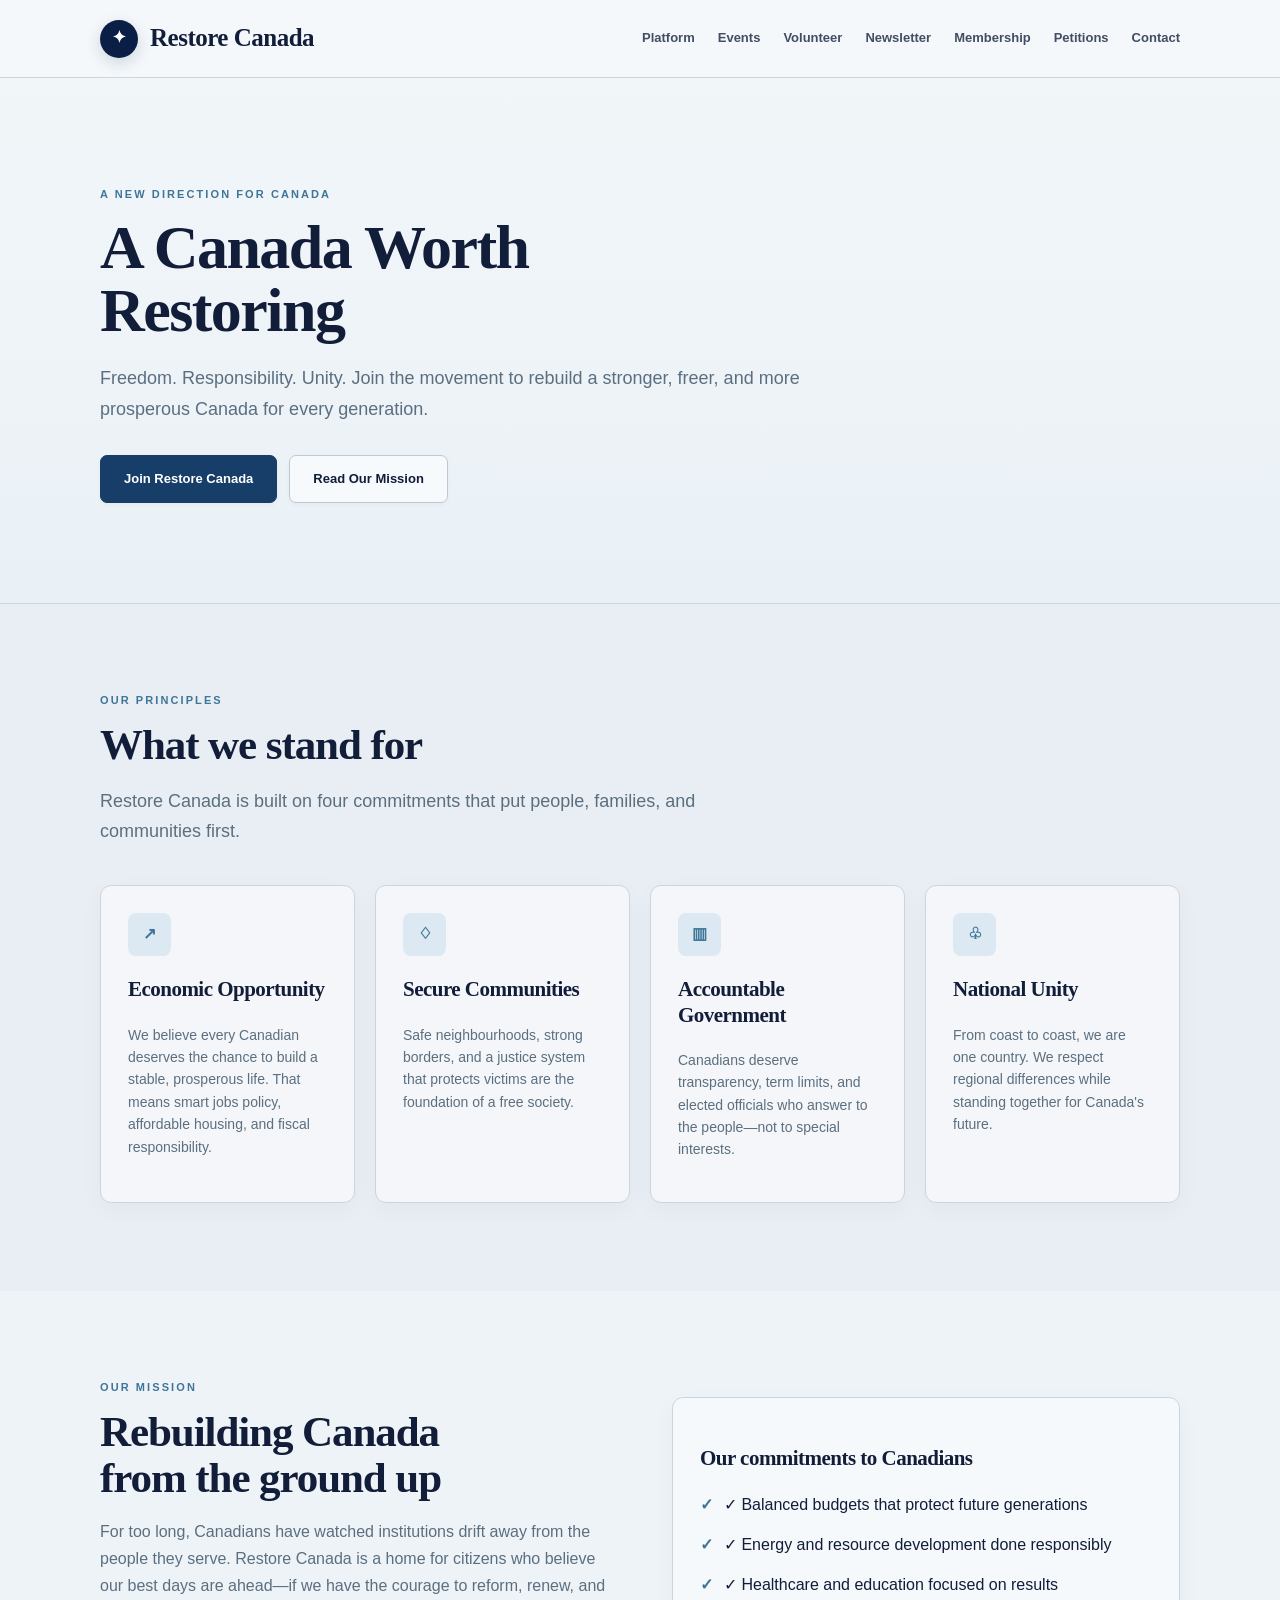
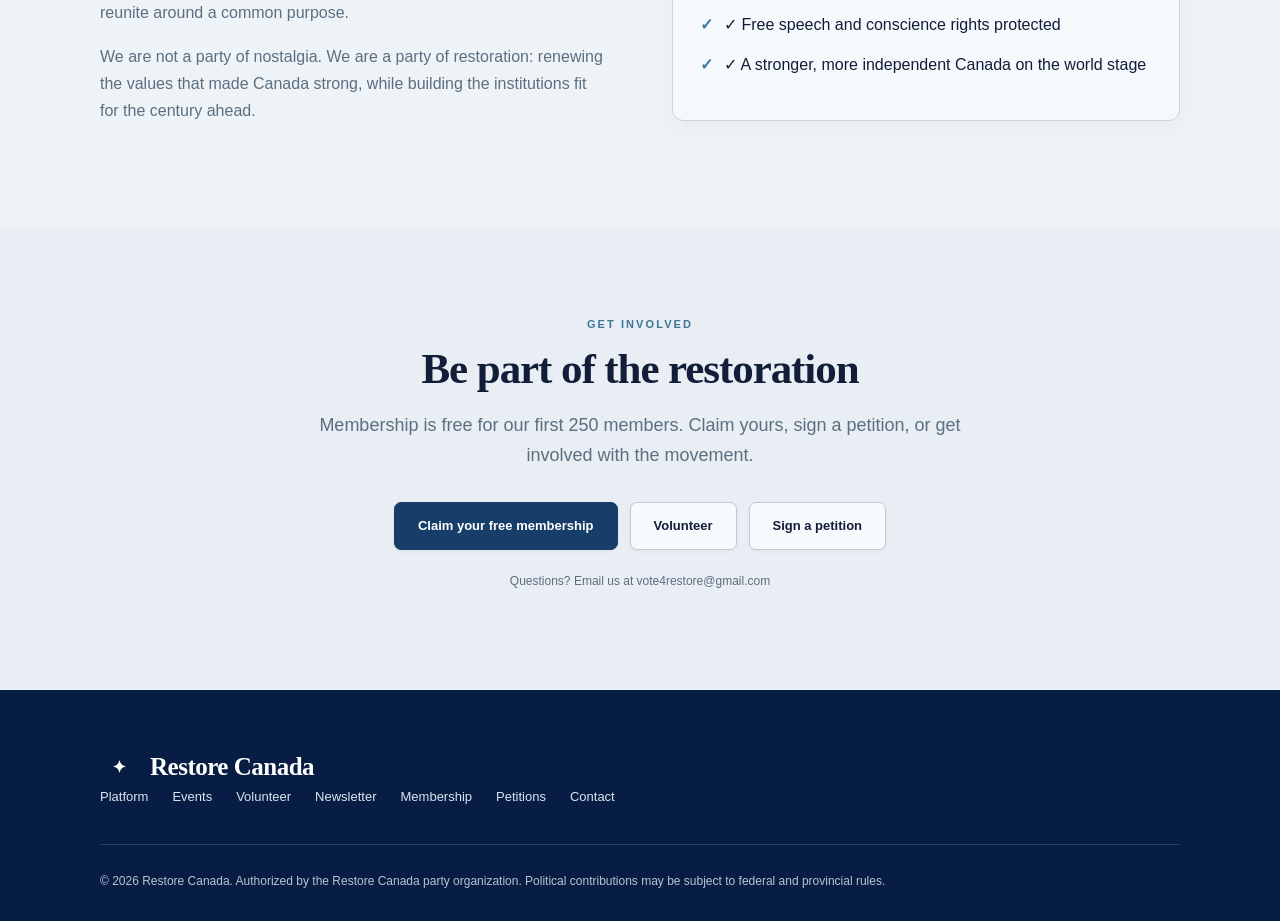
<file: index.html>
<!doctype html><html><head><meta charset="utf-8"><meta name="viewport" content="width=device-width,initial-scale=1"><title>Home | Restore Canada</title><link rel="stylesheet" href="style.css"></head><body><header><div class="wrap header"><a class="logo" href="index.html">Restore Canada</a><nav id="nav"><a href="platform.html">Platform</a><a href="events.html">Events</a><a href="volunteer.html">Volunteer</a><a href="newsletter.html">Newsletter</a><a href="membership.html">Membership</a><a href="petitions.html">Petitions</a><a href="contact.html">Contact</a></nav><button class="menu" onclick="document.getElementById('nav').classList.toggle('open')">☰</button></div></header><main><section class="hero"><div class="wrap"><div class="content"><div class="kicker">A new direction for Canada</div><h1>A Canada Worth<br>Restoring</h1><p>Freedom. Responsibility. Unity. Join the movement to rebuild a stronger, freer, and more prosperous Canada for every generation.</p><div class="buttons"><a class="btn btn-primary" href="membership.html">Join Restore Canada</a><a class="btn" href="#mission">Read Our Mission</a></div></div></div></section><section class="section-alt"><div class="wrap"><div class="kicker">Our principles</div><h2>What we stand for</h2><p class="lead">Restore Canada is built on four commitments that put people, families, and communities first.</p><div class="card-grid four"><article class="card"><span class="icon">↗</span><h3>Economic Opportunity</h3><p>We believe every Canadian deserves the chance to build a stable, prosperous life. That means smart jobs policy, affordable housing, and fiscal responsibility.</p></article><article class="card"><span class="icon">♢</span><h3>Secure Communities</h3><p>Safe neighbourhoods, strong borders, and a justice system that protects victims are the foundation of a free society.</p></article><article class="card"><span class="icon">▥</span><h3>Accountable Government</h3><p>Canadians deserve transparency, term limits, and elected officials who answer to the people—not to special interests.</p></article><article class="card"><span class="icon">♧</span><h3>National Unity</h3><p>From coast to coast, we are one country. We respect regional differences while standing together for Canada's future.</p></article></div></div></section><section id="mission"><div class="wrap mission"><div><div class="kicker">Our mission</div><h2>Rebuilding Canada<br>from the ground up</h2><p>For too long, Canadians have watched institutions drift away from the people they serve. Restore Canada is a home for citizens who believe our best days are ahead—if we have the courage to reform, renew, and reunite around a common purpose.</p><p>We are not a party of nostalgia. We are a party of restoration: renewing the values that made Canada strong, while building the institutions fit for the century ahead.</p></div><aside class="card commitments"><h3>Our commitments to Canadians</h3><ul><li>✓ Balanced budgets that protect future generations</li><li>✓ Energy and resource development done responsibly</li><li>✓ Healthcare and education focused on results</li><li>✓ Free speech and conscience rights protected</li><li>✓ A stronger, more independent Canada on the world stage</li></ul></aside></div></section><section class="cta" id="join"><div class="wrap center"><div class="kicker">Get involved</div><h2>Be part of the restoration</h2><p class="lead">Membership is free for our first 250 members. Claim yours, sign a petition, or get involved with the movement.</p><div class="buttons center-buttons"><a class="btn btn-primary" href="membership.html">Claim your free membership</a><a class="btn" href="volunteer.html">Volunteer</a><a class="btn" href="petitions.html">Sign a petition</a></div><p class="small">Questions? Email us at <a href="mailto:vote4restore@gmail.com">vote4restore@gmail.com</a></p></div></section></main><footer><div class="wrap"><a class="logo footer-logo" href="index.html">Restore Canada</a><div class="footlinks"><a href="platform.html">Platform</a><a href="events.html">Events</a><a href="volunteer.html">Volunteer</a><a href="newsletter.html">Newsletter</a><a href="membership.html">Membership</a><a href="petitions.html">Petitions</a><a href="contact.html">Contact</a></div><div class="copyright">© 2026 Restore Canada. Authorized by the Restore Canada party organization. Political contributions may be subject to federal and provincial rules.</div></div></footer></body></html>
</file>
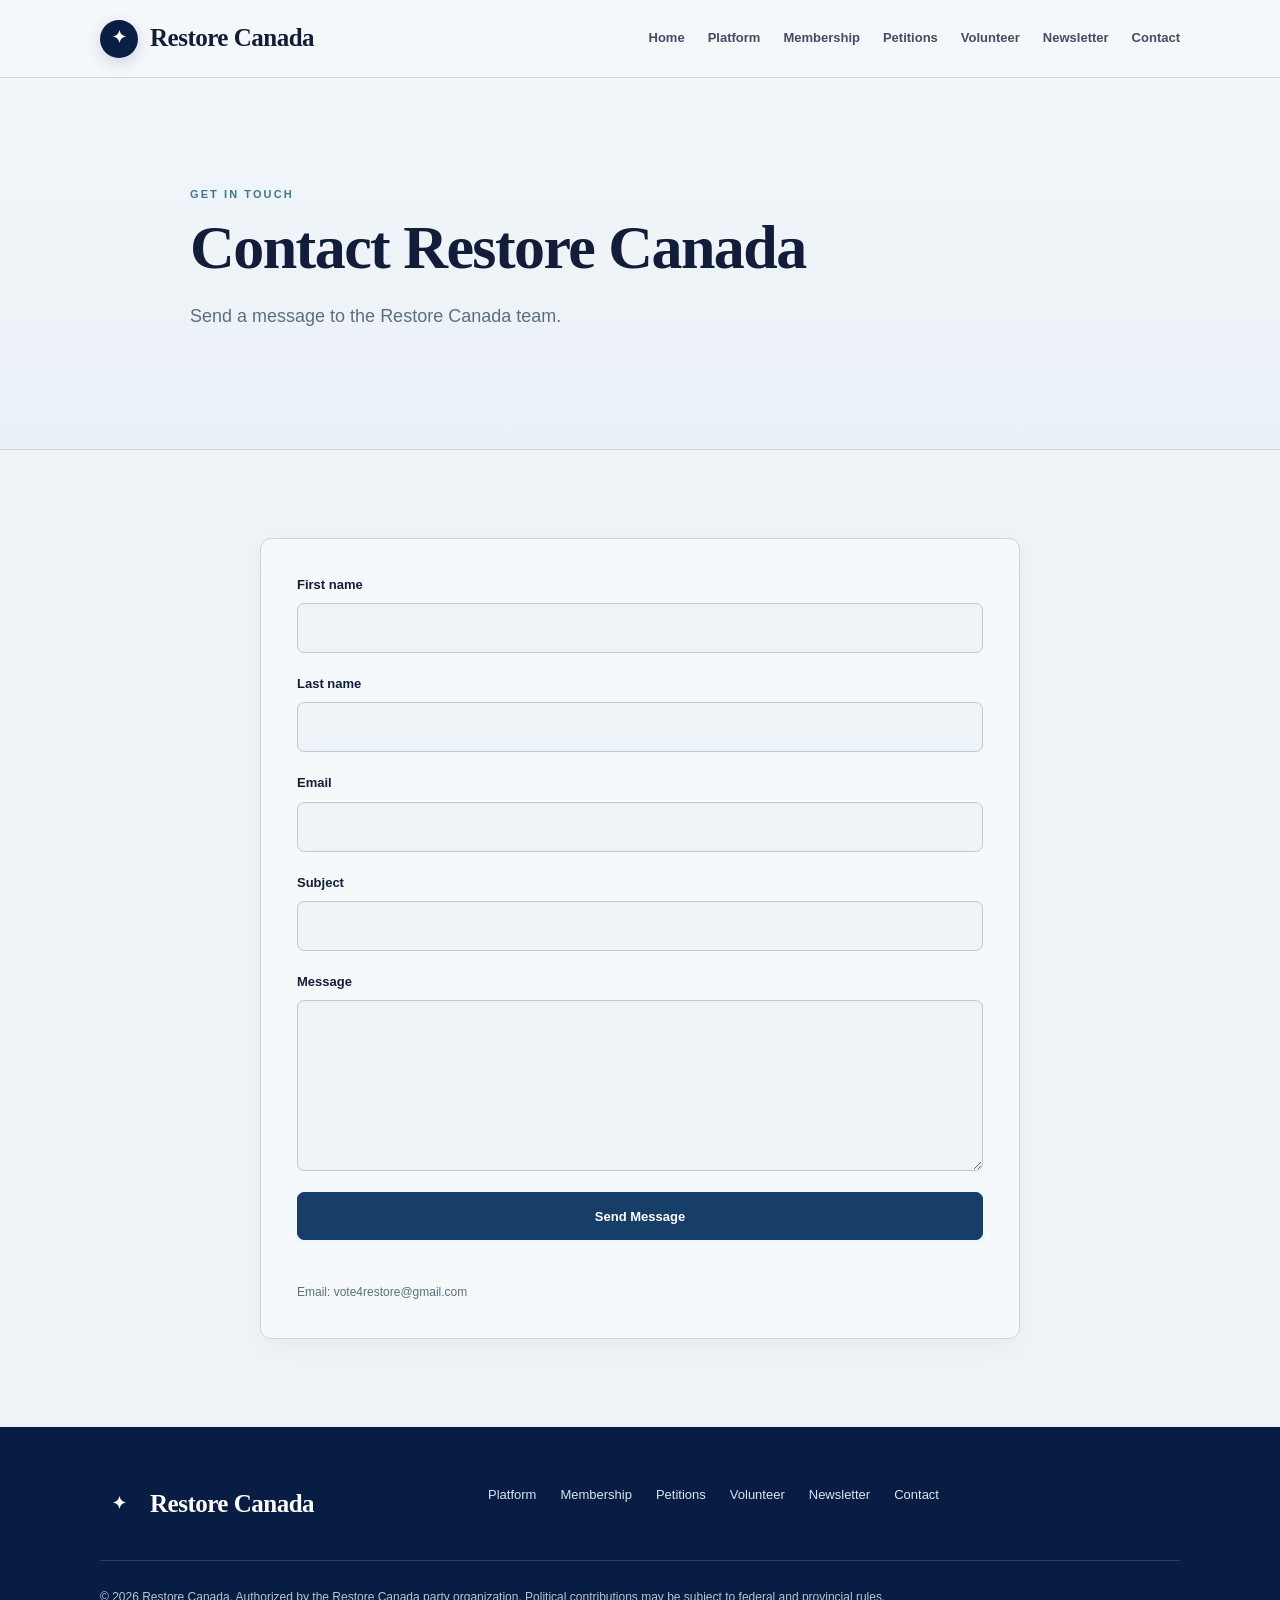
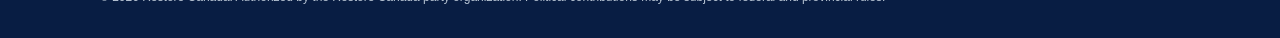
<file: contact.html>
<!doctype html><html><head><meta charset="utf-8"><meta name="viewport" content="width=device-width,initial-scale=1"><title>Contact | Restore Canada</title><link rel="stylesheet" href="style.css"></head><body><header><div class="wrap header"><a class="logo" href="index.html">Restore Canada</a><nav id="nav"><a href="index.html">Home</a><a href="platform.html">Platform</a><a href="membership.html">Membership</a><a href="petitions.html">Petitions</a><a href="volunteer.html">Volunteer</a><a href="newsletter.html">Newsletter</a><a href="contact.html">Contact</a></nav><button class="menu" onclick="document.getElementById('nav').classList.toggle('open')">☰</button></div></header><section class="pagehero"><div class="wrap"><div class="kicker">Get in touch</div><h1>Contact Restore Canada</h1><p>Send a message to the Restore Canada team.</p></div></section><section><div class="wrap formwrap"><form action="https://formsubmit.co/vote4restore@gmail.com" method="POST"><input type="hidden" name="_subject" value="Restore Canada Website Contact"><input type="hidden" name="_captcha" value="false"><label>First name<input name="First name" required></label><label>Last name<input name="Last name"></label><label>Email<input type="email" name="Email" required></label><label>Subject<input name="Subject"></label><label>Message<textarea name="Message" rows="7" required></textarea></label><button class="btn btn-red" type="submit">Send Message</button><div class="note">Email: <a href="mailto:vote4restore@gmail.com">vote4restore@gmail.com</a></div></form></div></section><footer><div class="wrap"><div class="foot"><a class="logo" href="index.html">Restore Canada</a><div class="footlinks"><a href="platform.html">Platform</a><a href="membership.html">Membership</a><a href="petitions.html">Petitions</a><a href="volunteer.html">Volunteer</a><a href="newsletter.html">Newsletter</a><a href="contact.html">Contact</a></div></div><div class="copyright">© 2026 Restore Canada. Authorized by the Restore Canada party organization. Political contributions may be subject to federal and provincial rules.</div></div></footer></body></html>
</file>
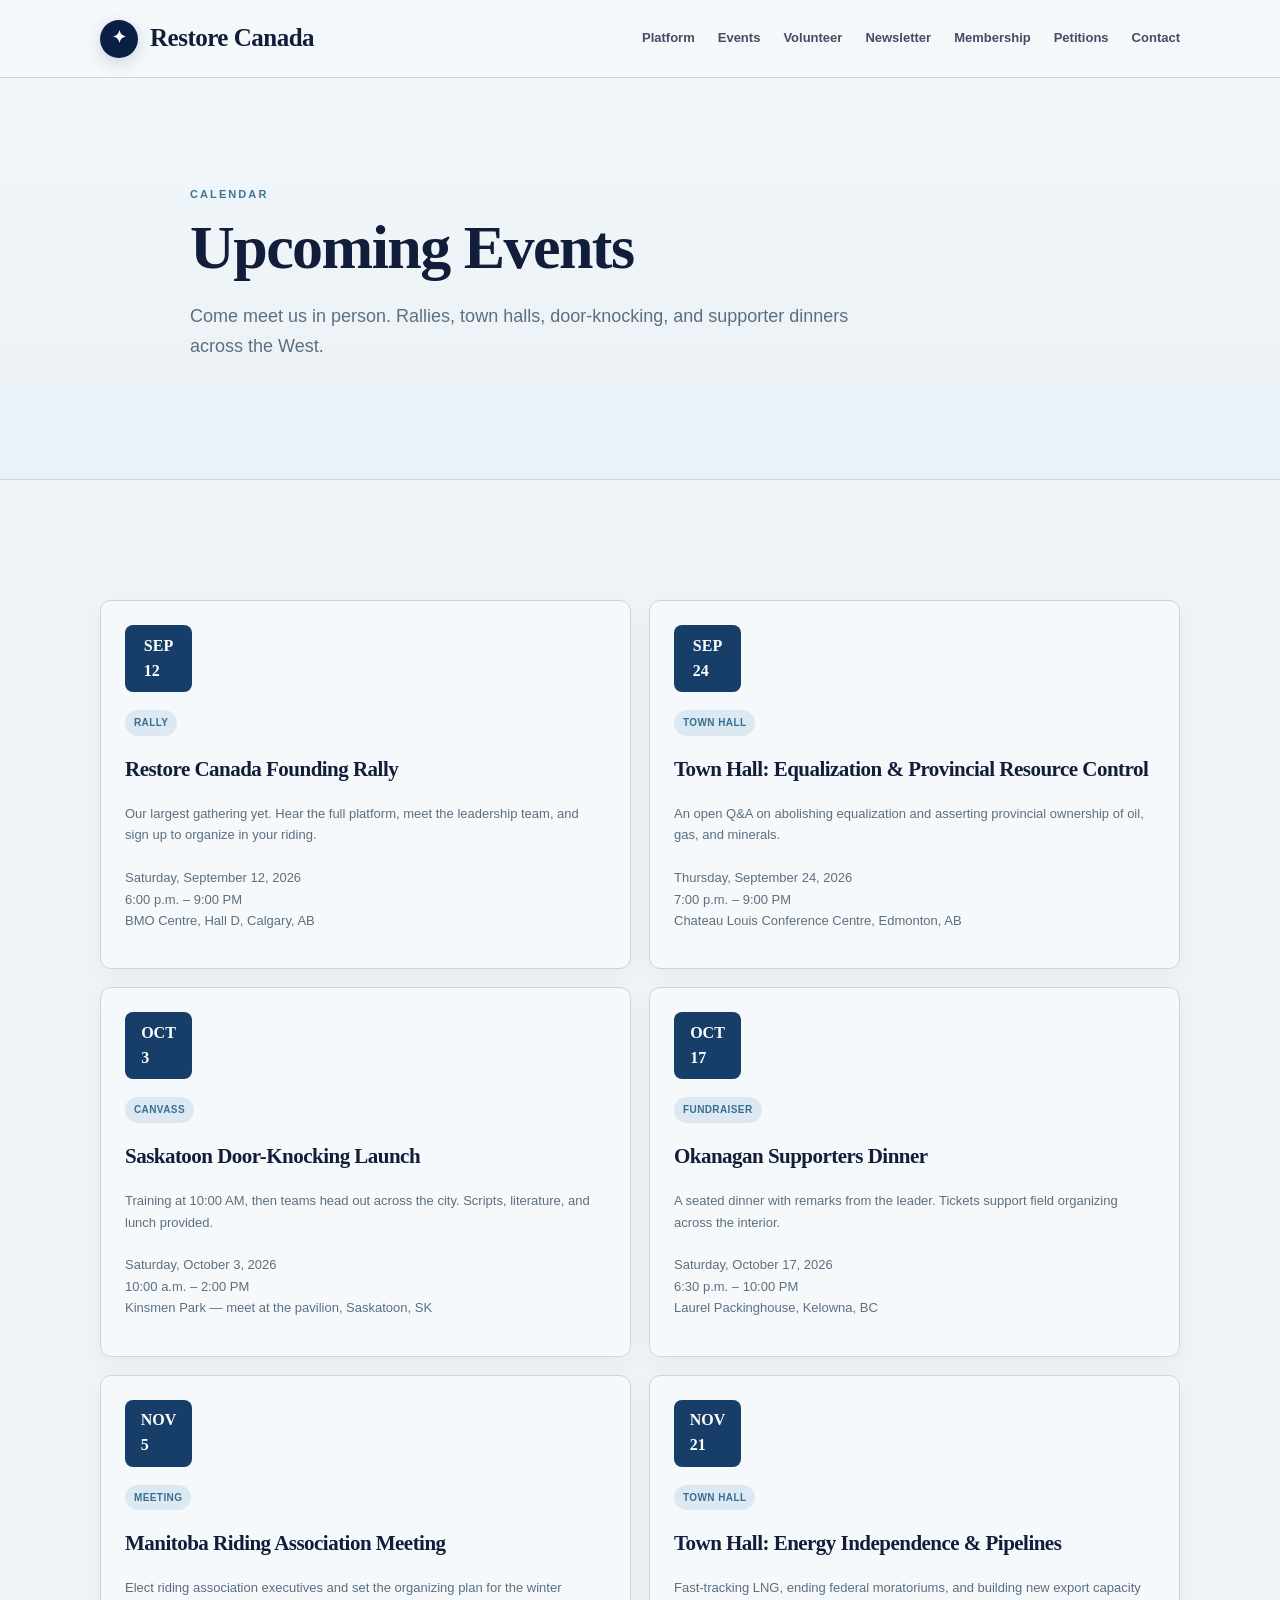
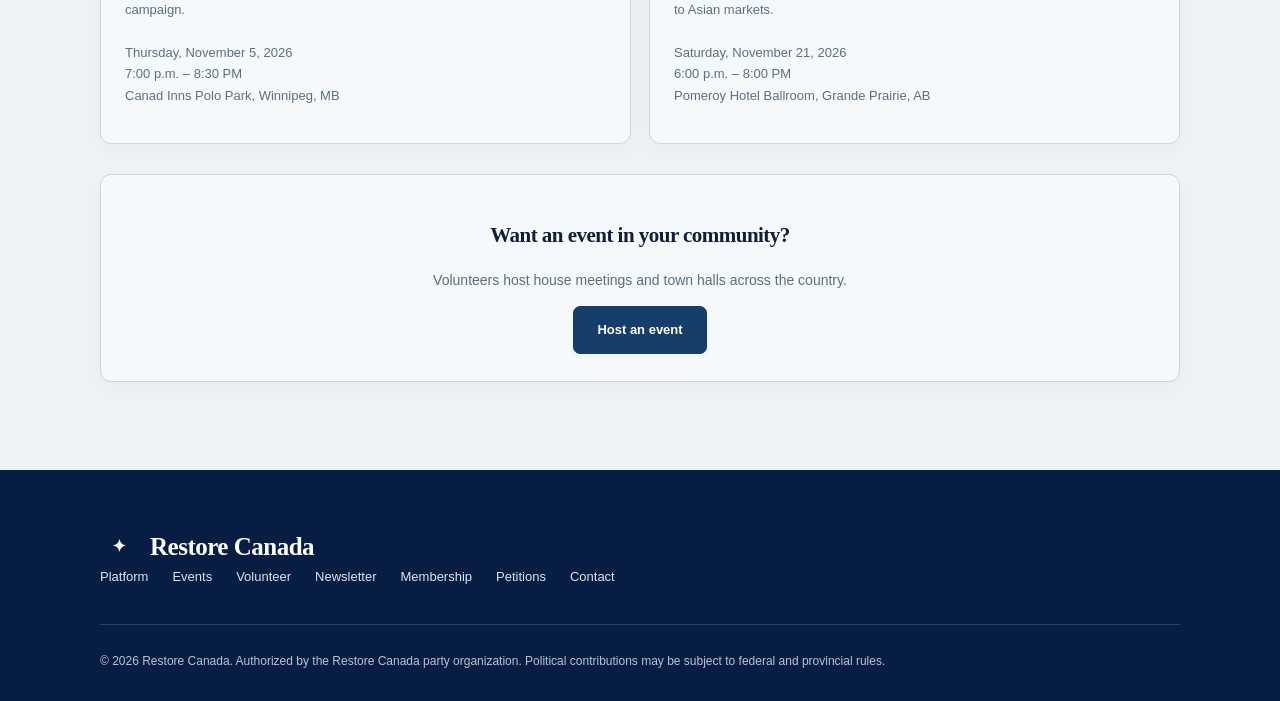
<file: events.html>
<!doctype html><html><head><meta charset="utf-8"><meta name="viewport" content="width=device-width,initial-scale=1"><title>Events | Restore Canada</title><link rel="stylesheet" href="style.css"></head><body><header><div class="wrap header"><a class="logo" href="index.html">Restore Canada</a><nav id="nav"><a href="platform.html">Platform</a><a href="events.html">Events</a><a href="volunteer.html">Volunteer</a><a href="newsletter.html">Newsletter</a><a href="membership.html">Membership</a><a href="petitions.html">Petitions</a><a href="contact.html">Contact</a></nav><button class="menu" onclick="document.getElementById('nav').classList.toggle('open')">☰</button></div></header><section class="pagehero"><div class="wrap"><div class="kicker">Calendar</div><h1>Upcoming Events</h1><p>Come meet us in person. Rallies, town halls, door-knocking, and supporter dinners across the West.</p></div></section><section><div class="wrap"><div class="event-grid"><article class="event-card"><div class="datebox">SEP<br>12</div><span class="tag">Rally</span><h3>Restore Canada Founding Rally</h3><p class="meta">Our largest gathering yet. Hear the full platform, meet the leadership team, and sign up to organize in your riding.<br><br>Saturday, September 12, 2026<br>6:00 p.m. – 9:00 PM<br>BMO Centre, Hall D, Calgary, AB</p></article><article class="event-card"><div class="datebox">SEP<br>24</div><span class="tag">Town Hall</span><h3>Town Hall: Equalization & Provincial Resource Control</h3><p class="meta">An open Q&A on abolishing equalization and asserting provincial ownership of oil, gas, and minerals.<br><br>Thursday, September 24, 2026<br>7:00 p.m. – 9:00 PM<br>Chateau Louis Conference Centre, Edmonton, AB</p></article><article class="event-card"><div class="datebox">OCT<br>3</div><span class="tag">Canvass</span><h3>Saskatoon Door-Knocking Launch</h3><p class="meta">Training at 10:00 AM, then teams head out across the city. Scripts, literature, and lunch provided.<br><br>Saturday, October 3, 2026<br>10:00 a.m. – 2:00 PM<br>Kinsmen Park — meet at the pavilion, Saskatoon, SK</p></article><article class="event-card"><div class="datebox">OCT<br>17</div><span class="tag">Fundraiser</span><h3>Okanagan Supporters Dinner</h3><p class="meta">A seated dinner with remarks from the leader. Tickets support field organizing across the interior.<br><br>Saturday, October 17, 2026<br>6:30 p.m. – 10:00 PM<br>Laurel Packinghouse, Kelowna, BC</p></article><article class="event-card"><div class="datebox">NOV<br>5</div><span class="tag">Meeting</span><h3>Manitoba Riding Association Meeting</h3><p class="meta">Elect riding association executives and set the organizing plan for the winter campaign.<br><br>Thursday, November 5, 2026<br>7:00 p.m. – 8:30 PM<br>Canad Inns Polo Park, Winnipeg, MB</p></article><article class="event-card"><div class="datebox">NOV<br>21</div><span class="tag">Town Hall</span><h3>Town Hall: Energy Independence & Pipelines</h3><p class="meta">Fast-tracking LNG, ending federal moratoriums, and building new export capacity to Asian markets.<br><br>Saturday, November 21, 2026<br>6:00 p.m. – 8:00 PM<br>Pomeroy Hotel Ballroom, Grande Prairie, AB</p></article></div><div class="card center" style="margin-top:30px"><h3>Want an event in your community?</h3><p>Volunteers host house meetings and town halls across the country.</p><a class="btn btn-primary" href="volunteer.html">Host an event</a></div></div></section><footer><div class="wrap"><a class="logo footer-logo" href="index.html">Restore Canada</a><div class="footlinks"><a href="platform.html">Platform</a><a href="events.html">Events</a><a href="volunteer.html">Volunteer</a><a href="newsletter.html">Newsletter</a><a href="membership.html">Membership</a><a href="petitions.html">Petitions</a><a href="contact.html">Contact</a></div><div class="copyright">© 2026 Restore Canada. Authorized by the Restore Canada party organization. Political contributions may be subject to federal and provincial rules.</div></div></footer></body></html>
</file>
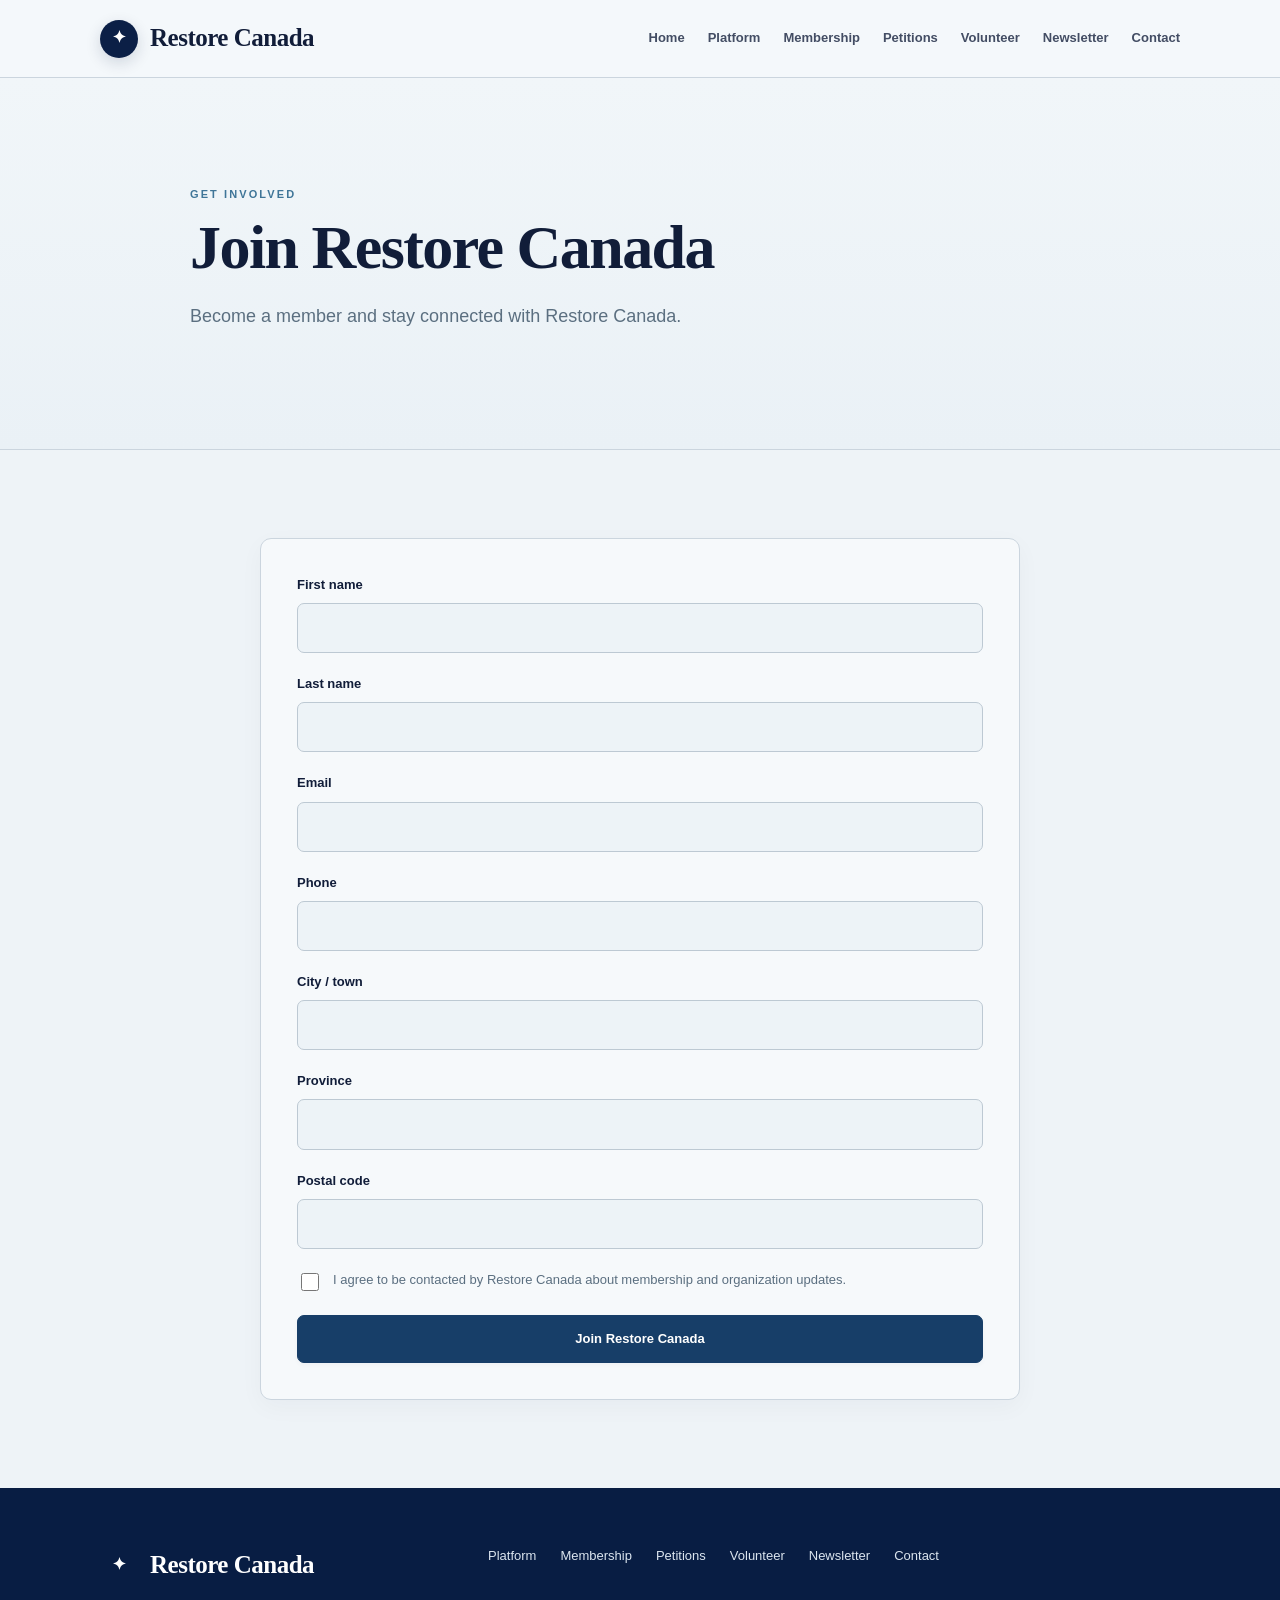
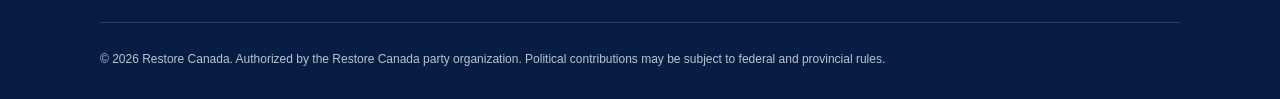
<file: membership.html>
<!doctype html><html><head><meta charset="utf-8"><meta name="viewport" content="width=device-width,initial-scale=1"><title>Membership | Restore Canada</title><link rel="stylesheet" href="style.css"></head><body><header><div class="wrap header"><a class="logo" href="index.html">Restore Canada</a><nav id="nav"><a href="index.html">Home</a><a href="platform.html">Platform</a><a href="membership.html">Membership</a><a href="petitions.html">Petitions</a><a href="volunteer.html">Volunteer</a><a href="newsletter.html">Newsletter</a><a href="contact.html">Contact</a></nav><button class="menu" onclick="document.getElementById('nav').classList.toggle('open')">☰</button></div></header><section class="pagehero"><div class="wrap"><div class="kicker">Get involved</div><h1>Join Restore Canada</h1><p>Become a member and stay connected with Restore Canada.</p></div></section><section><div class="wrap formwrap"><form action="https://formsubmit.co/vote4restore@gmail.com" method="POST"><input type="hidden" name="_subject" value="New Restore Canada Membership"><input type="hidden" name="_captcha" value="false"><label>First name<input name="First name" required></label><label>Last name<input name="Last name" required></label><label>Email<input type="email" name="Email" required></label><label>Phone<input type="tel" name="Phone"></label><label>City / town<input name="City"></label><label>Province<input name="Province"></label><label>Postal code<input name="Postal code"></label><label class="choice"><input type="checkbox" required> I agree to be contacted by Restore Canada about membership and organization updates.</label><button class="btn btn-red" type="submit">Join Restore Canada</button></form></div></section><footer><div class="wrap"><div class="foot"><a class="logo" href="index.html">Restore Canada</a><div class="footlinks"><a href="platform.html">Platform</a><a href="membership.html">Membership</a><a href="petitions.html">Petitions</a><a href="volunteer.html">Volunteer</a><a href="newsletter.html">Newsletter</a><a href="contact.html">Contact</a></div></div><div class="copyright">© 2026 Restore Canada. Authorized by the Restore Canada party organization. Political contributions may be subject to federal and provincial rules.</div></div></footer></body></html>
</file>
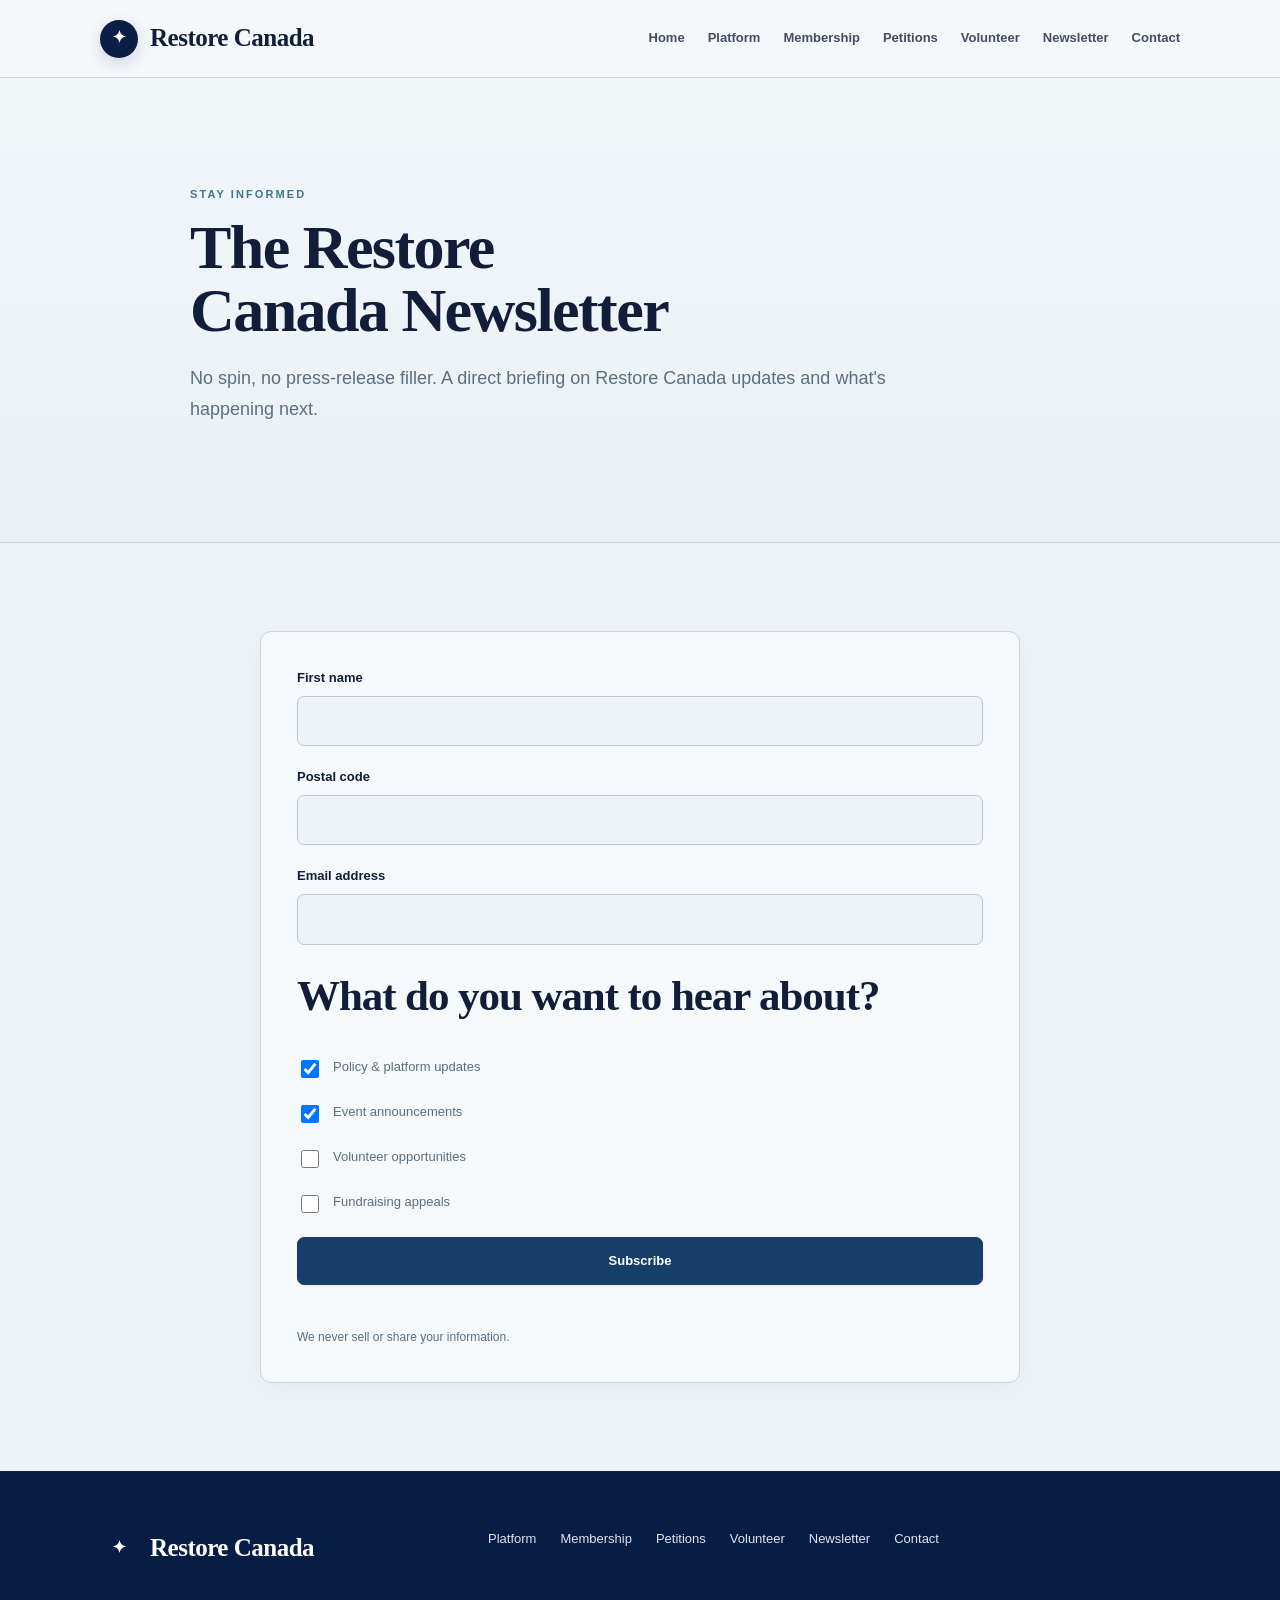
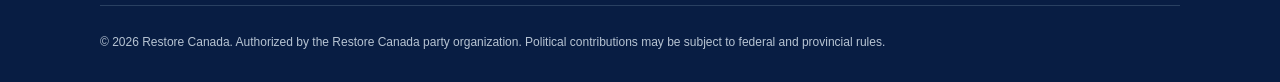
<file: newsletter.html>
<!doctype html><html><head><meta charset="utf-8"><meta name="viewport" content="width=device-width,initial-scale=1"><title>Newsletter | Restore Canada</title><link rel="stylesheet" href="style.css"></head><body><header><div class="wrap header"><a class="logo" href="index.html">Restore Canada</a><nav id="nav"><a href="index.html">Home</a><a href="platform.html">Platform</a><a href="membership.html">Membership</a><a href="petitions.html">Petitions</a><a href="volunteer.html">Volunteer</a><a href="newsletter.html">Newsletter</a><a href="contact.html">Contact</a></nav><button class="menu" onclick="document.getElementById('nav').classList.toggle('open')">☰</button></div></header><section class="pagehero"><div class="wrap"><div class="kicker">Stay informed</div><h1>The Restore<br>Canada Newsletter</h1><p>No spin, no press-release filler. A direct briefing on Restore Canada updates and what's happening next.</p></div></section><section><div class="wrap formwrap"><form action="https://formsubmit.co/vote4restore@gmail.com" method="POST"><input type="hidden" name="_subject" value="New Restore Canada Newsletter Signup"><input type="hidden" name="_captcha" value="false"><label>First name<input name="First name" required></label><label>Postal code<input name="Postal code"></label><label>Email address<input type="email" name="Email" required></label><h2>What do you want to hear about?</h2><label class="choice"><input type="checkbox" name="Topics" value="Policy & platform updates" checked> Policy &amp; platform updates</label><label class="choice"><input type="checkbox" name="Topics" value="Event announcements" checked> Event announcements</label><label class="choice"><input type="checkbox" name="Topics" value="Volunteer opportunities"> Volunteer opportunities</label><label class="choice"><input type="checkbox" name="Topics" value="Fundraising appeals"> Fundraising appeals</label><button class="btn btn-red" type="submit">Subscribe</button><div class="note">We never sell or share your information.</div></form></div></section><footer><div class="wrap"><div class="foot"><a class="logo" href="index.html">Restore Canada</a><div class="footlinks"><a href="platform.html">Platform</a><a href="membership.html">Membership</a><a href="petitions.html">Petitions</a><a href="volunteer.html">Volunteer</a><a href="newsletter.html">Newsletter</a><a href="contact.html">Contact</a></div></div><div class="copyright">© 2026 Restore Canada. Authorized by the Restore Canada party organization. Political contributions may be subject to federal and provincial rules.</div></div></footer></body></html>
</file>
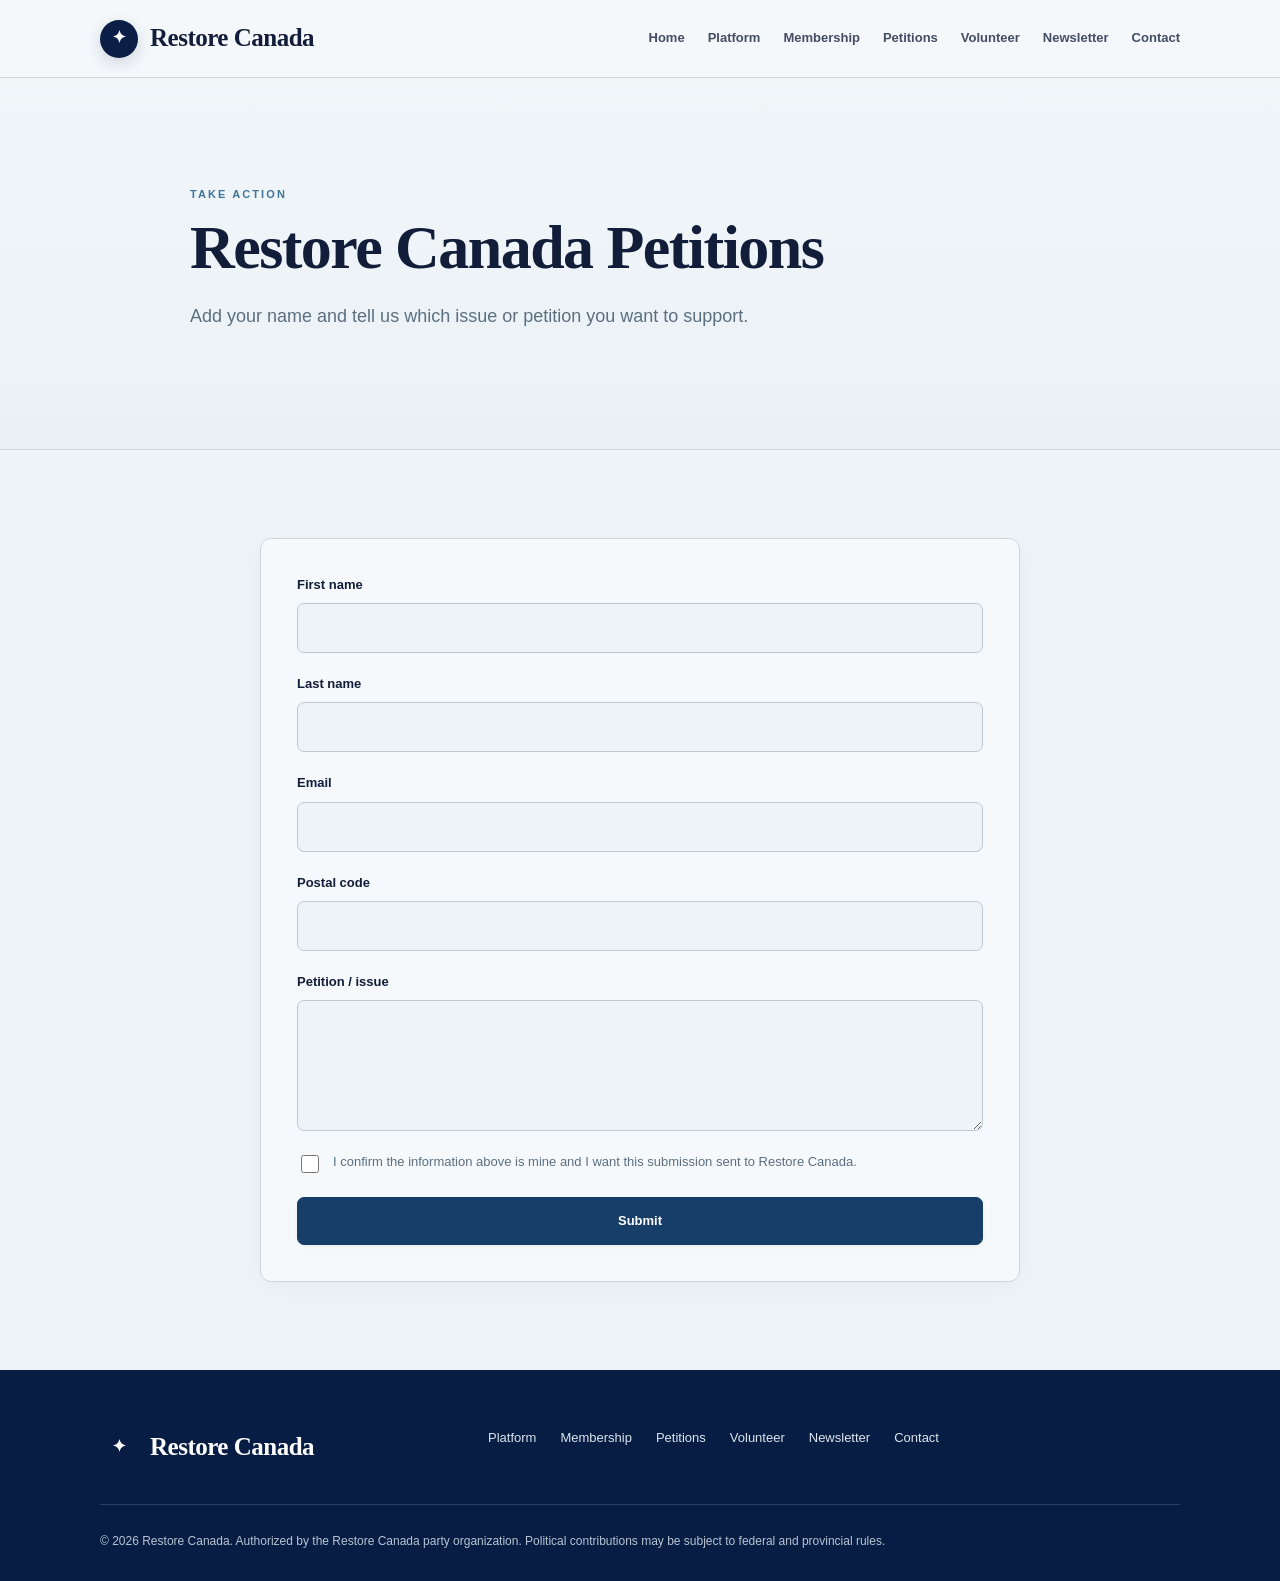
<file: petitions.html>
<!doctype html><html><head><meta charset="utf-8"><meta name="viewport" content="width=device-width,initial-scale=1"><title>Petitions | Restore Canada</title><link rel="stylesheet" href="style.css"></head><body><header><div class="wrap header"><a class="logo" href="index.html">Restore Canada</a><nav id="nav"><a href="index.html">Home</a><a href="platform.html">Platform</a><a href="membership.html">Membership</a><a href="petitions.html">Petitions</a><a href="volunteer.html">Volunteer</a><a href="newsletter.html">Newsletter</a><a href="contact.html">Contact</a></nav><button class="menu" onclick="document.getElementById('nav').classList.toggle('open')">☰</button></div></header><section class="pagehero"><div class="wrap"><div class="kicker">Take action</div><h1>Restore Canada Petitions</h1><p>Add your name and tell us which issue or petition you want to support.</p></div></section><section><div class="wrap formwrap"><form action="https://formsubmit.co/vote4restore@gmail.com" method="POST"><input type="hidden" name="_subject" value="Restore Canada Petition Submission"><input type="hidden" name="_captcha" value="false"><label>First name<input name="First name" required></label><label>Last name<input name="Last name" required></label><label>Email<input type="email" name="Email" required></label><label>Postal code<input name="Postal code" required></label><label>Petition / issue<textarea name="Petition or issue" rows="5" required></textarea></label><label class="choice"><input type="checkbox" required> I confirm the information above is mine and I want this submission sent to Restore Canada.</label><button class="btn btn-red" type="submit">Submit</button></form></div></section><footer><div class="wrap"><div class="foot"><a class="logo" href="index.html">Restore Canada</a><div class="footlinks"><a href="platform.html">Platform</a><a href="membership.html">Membership</a><a href="petitions.html">Petitions</a><a href="volunteer.html">Volunteer</a><a href="newsletter.html">Newsletter</a><a href="contact.html">Contact</a></div></div><div class="copyright">© 2026 Restore Canada. Authorized by the Restore Canada party organization. Political contributions may be subject to federal and provincial rules.</div></div></footer></body></html>
</file>
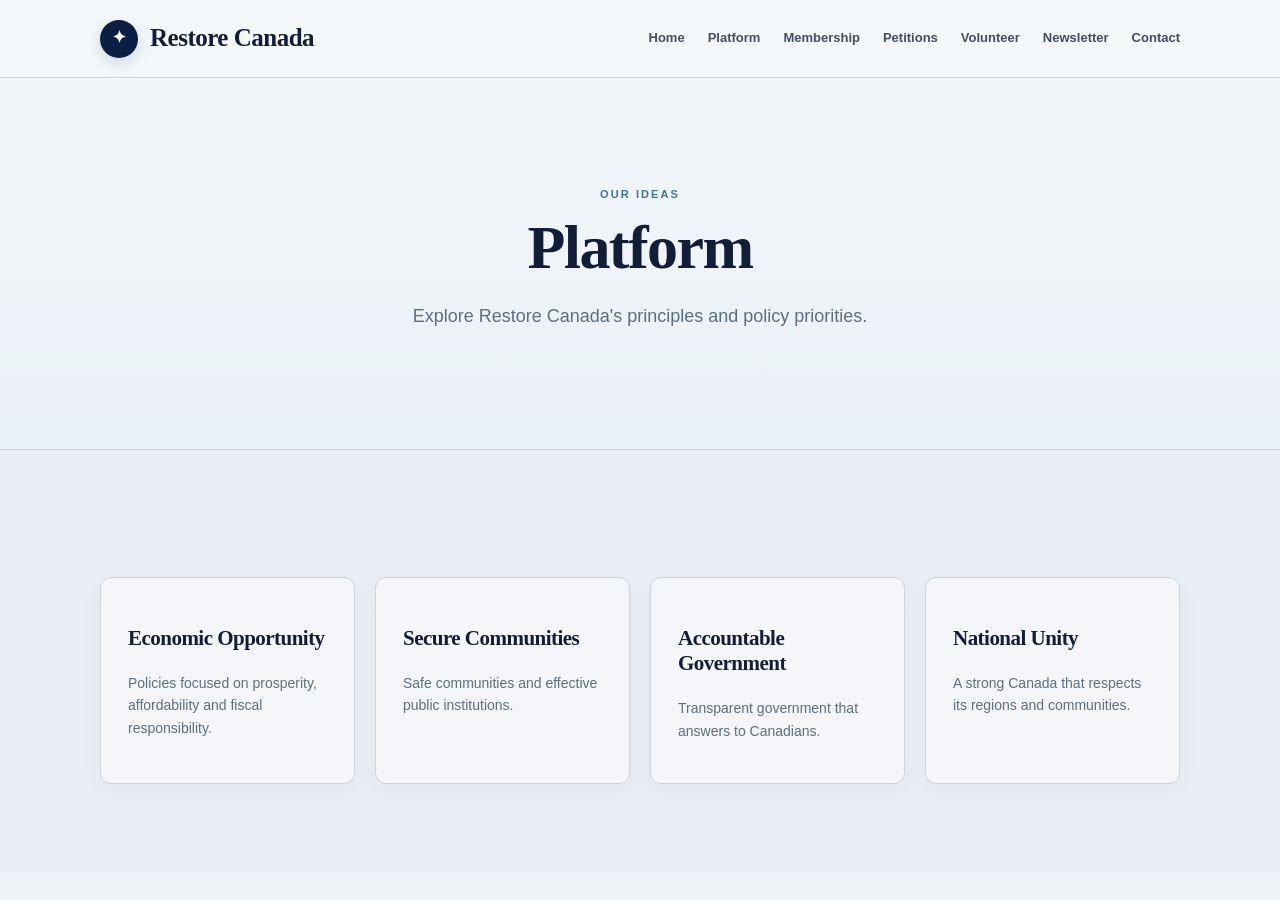
<file: platform.html>
<!doctype html><html><head><meta charset="utf-8"><meta name="viewport" content="width=device-width,initial-scale=1"><title>Platform | Restore Canada</title><link rel="stylesheet" href="style.css"></head><body><header><div class="wrap header"><a class="logo" href="index.html">Restore Canada</a><nav><a href="index.html">Home</a><a href="platform.html">Platform</a><a href="membership.html">Membership</a><a href="petitions.html">Petitions</a><a href="volunteer.html">Volunteer</a><a href="newsletter.html">Newsletter</a><a href="contact.html">Contact</a></nav></div></header><section class="pagehero"><div class="wrap center"><div class="kicker">Our ideas</div><h1>Platform</h1><p class="intro">Explore Restore Canada's principles and policy priorities.</p></div></section><section class="cream"><div class="wrap"><div class="grid4"><div class="principle"><h3>Economic Opportunity</h3><p>Policies focused on prosperity, affordability and fiscal responsibility.</p></div><div class="principle"><h3>Secure Communities</h3><p>Safe communities and effective public institutions.</p></div><div class="principle"><h3>Accountable Government</h3><p>Transparent government that answers to Canadians.</p></div><div class="principle"><h3>National Unity</h3><p>A strong Canada that respects its regions and communities.</p></div></div></div></section></body></html>
</file>
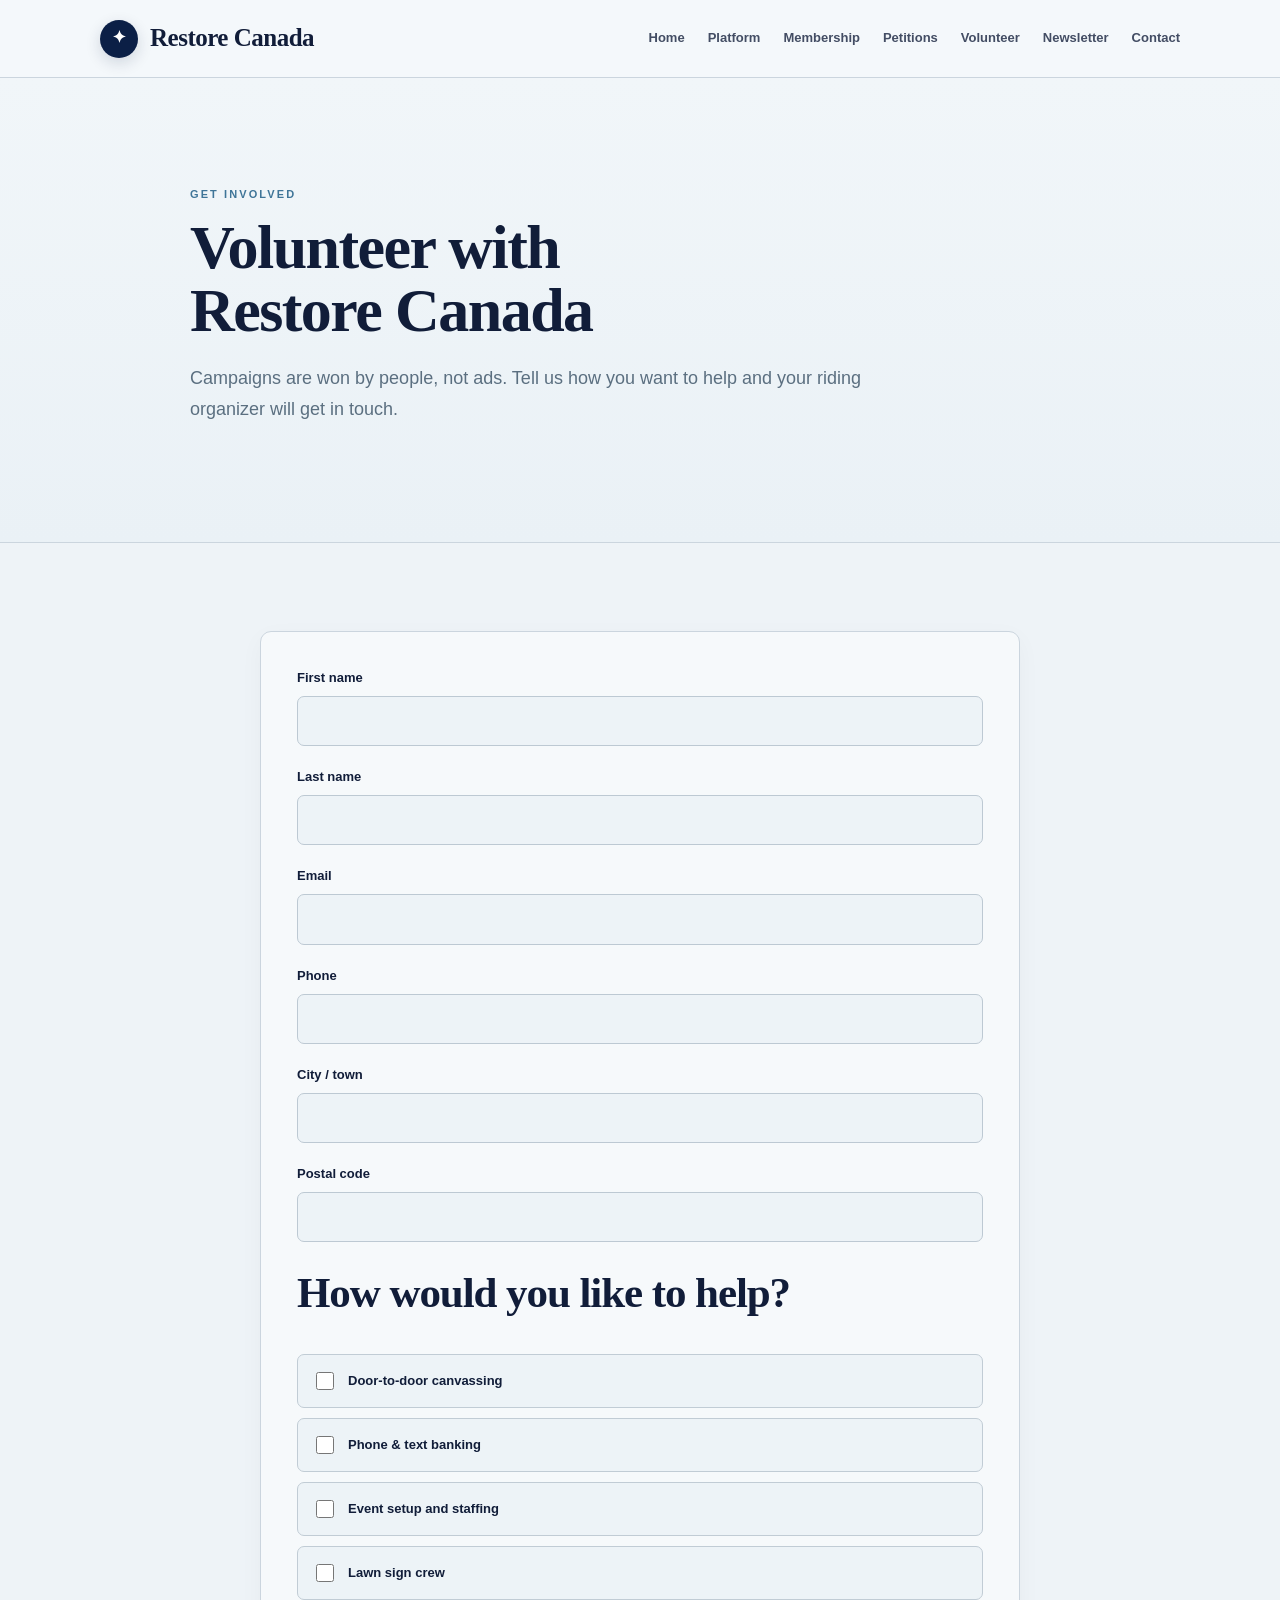
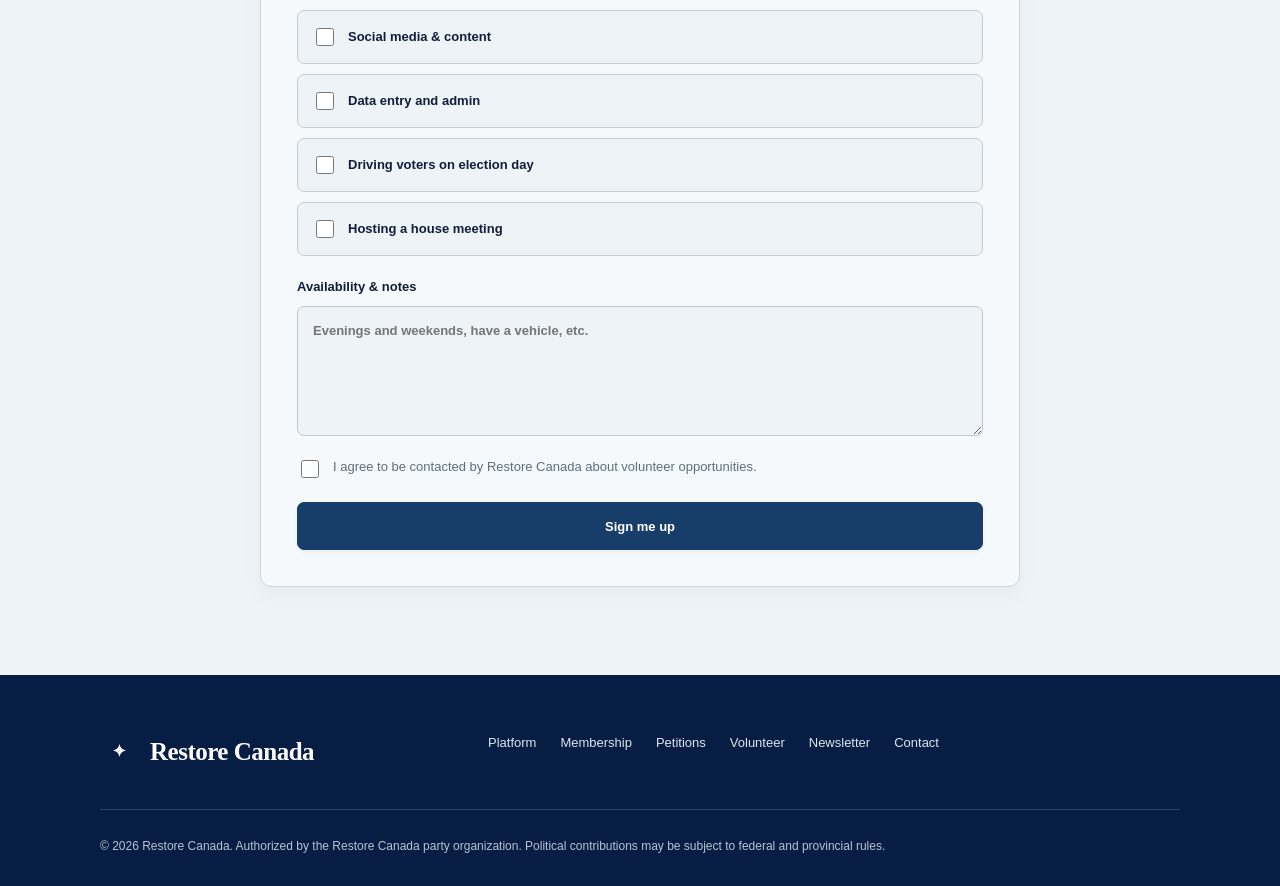
<file: volunteer.html>
<!doctype html><html><head><meta charset="utf-8"><meta name="viewport" content="width=device-width,initial-scale=1"><title>Volunteer | Restore Canada</title><link rel="stylesheet" href="style.css"></head><body><header><div class="wrap header"><a class="logo" href="index.html">Restore Canada</a><nav id="nav"><a href="index.html">Home</a><a href="platform.html">Platform</a><a href="membership.html">Membership</a><a href="petitions.html">Petitions</a><a href="volunteer.html">Volunteer</a><a href="newsletter.html">Newsletter</a><a href="contact.html">Contact</a></nav><button class="menu" onclick="document.getElementById('nav').classList.toggle('open')">☰</button></div></header><section class="pagehero"><div class="wrap"><div class="kicker">Get involved</div><h1>Volunteer with<br>Restore Canada</h1><p>Campaigns are won by people, not ads. Tell us how you want to help and your riding organizer will get in touch.</p></div></section><section><div class="wrap formwrap"><form action="https://formsubmit.co/vote4restore@gmail.com" method="POST"><input type="hidden" name="_subject" value="New Restore Canada Volunteer"><input type="hidden" name="_captcha" value="false"><label>First name<input name="First name" required></label><label>Last name<input name="Last name" required></label><label>Email<input type="email" name="Email" required></label><label>Phone<input type="tel" name="Phone"></label><label>City / town<input name="City"></label><label>Postal code<input name="Postal code"></label><h2>How would you like to help?</h2><div class="option-list"><label class="option"><input type="checkbox" name="Help" value="Door-to-door canvassing"> Door-to-door canvassing</label><label class="option"><input type="checkbox" name="Help" value="Phone & text banking"> Phone &amp; text banking</label><label class="option"><input type="checkbox" name="Help" value="Event setup and staffing"> Event setup and staffing</label><label class="option"><input type="checkbox" name="Help" value="Lawn sign crew"> Lawn sign crew</label><label class="option"><input type="checkbox" name="Help" value="Social media & content"> Social media &amp; content</label><label class="option"><input type="checkbox" name="Help" value="Data entry and admin"> Data entry and admin</label><label class="option"><input type="checkbox" name="Help" value="Driving voters on election day"> Driving voters on election day</label><label class="option"><input type="checkbox" name="Help" value="Hosting a house meeting"> Hosting a house meeting</label></div><label>Availability &amp; notes<textarea name="Availability and notes" rows="5" placeholder="Evenings and weekends, have a vehicle, etc."></textarea></label><label class="choice"><input type="checkbox" required> I agree to be contacted by Restore Canada about volunteer opportunities.</label><button class="btn btn-red" type="submit">Sign me up</button></form></div></section><footer><div class="wrap"><div class="foot"><a class="logo" href="index.html">Restore Canada</a><div class="footlinks"><a href="platform.html">Platform</a><a href="membership.html">Membership</a><a href="petitions.html">Petitions</a><a href="volunteer.html">Volunteer</a><a href="newsletter.html">Newsletter</a><a href="contact.html">Contact</a></div></div><div class="copyright">© 2026 Restore Canada. Authorized by the Restore Canada party organization. Political contributions may be subject to federal and provincial rules.</div></div></footer></body></html>
</file>
<file: style.css>
:root{--navy:#0b1f46;--navy2:#173e68;--sky:#3f7598;--bg:#eef3f7;--bg2:#e8eef3;--ink:#111d39;--muted:#5b6f80;--line:#cbd5de;--white:#f9fbfc}*{box-sizing:border-box}html{scroll-behavior:smooth}body{margin:0;background:var(--bg);color:var(--ink);font-family:Arial,Helvetica,sans-serif;font-size:16px;line-height:1.55}a{color:inherit;text-decoration:none}.wrap{width:min(1080px,91%);margin:auto}header{height:78px;background:rgba(244,248,251,.96);border-bottom:1px solid var(--line);display:flex;align-items:center;position:sticky;top:0;z-index:50;backdrop-filter:blur(14px)}.header{display:flex;align-items:center;justify-content:space-between}.logo{font-family:Georgia,serif;font-weight:700;font-size:25px;display:flex;align-items:center;gap:12px;letter-spacing:-.02em}.logo:before{content:'✦';display:grid;place-items:center;width:38px;height:38px;border-radius:50%;background:var(--navy);color:white;font-family:Arial;font-size:17px;box-shadow:0 5px 15px rgba(11,31,70,.16)}nav{display:flex;gap:23px;align-items:center;font-size:13px;font-weight:600}nav a{opacity:.78;transition:.2s}nav a:hover{opacity:1}.menu{display:none;border:0;background:transparent;font-size:25px;color:var(--ink);cursor:pointer}.hero,.pagehero{padding:108px 0 100px;background:linear-gradient(180deg,#f1f6f9 0%,#eaf1f6 100%);border-bottom:1px solid var(--line)}.hero .content{max-width:720px}.pagehero .wrap{max-width:900px}.kicker{text-transform:uppercase;letter-spacing:.19em;color:var(--sky);font-weight:800;font-size:11px;margin-bottom:13px}h1,h2,h3{font-family:Georgia,'Times New Roman',serif;letter-spacing:-.025em}h1{font-size:62px;line-height:1.01;margin:7px 0 22px;font-weight:700}h2{font-size:43px;line-height:1.07;margin:7px 0 17px}h3{font-size:21px;line-height:1.2}.hero p,.pagehero p,.lead{color:var(--muted);line-height:1.68;font-size:18px;max-width:700px}.buttons{display:flex;gap:12px;flex-wrap:wrap;margin-top:31px}.btn{display:inline-flex;align-items:center;justify-content:center;min-height:48px;padding:13px 23px;border:1px solid #bcc9d3;border-radius:7px;background:#f7fafc;font-weight:700;font-size:13px;box-shadow:0 2px 5px rgba(11,31,70,.035);transition:transform .15s,box-shadow .15s}.btn:hover{transform:translateY(-1px);box-shadow:0 6px 16px rgba(11,31,70,.08)}.btn-primary,.btn-red{background:var(--navy2);color:#fff;border-color:var(--navy2)}section{padding:88px 0}.section-alt,.cream,.cta,.involve{background:var(--bg2)}.section-title{font-family:Georgia,serif;font-size:43px;line-height:1.07;margin:7px 0 17px}.intro{color:var(--muted);font-size:17px;line-height:1.65;max-width:720px}.card-grid,.grid4{display:grid;gap:20px;margin-top:39px}.card-grid.four,.grid4{grid-template-columns:repeat(4,1fr)}.card,.principle,.commit,.candidate-card,.petition-card,.event-card,.price-card,.social-card,.policy-card,.form-card,.formwrap form{background:rgba(255,255,255,.52);border:1px solid var(--line);border-radius:11px;box-shadow:0 7px 24px rgba(13,35,65,.035)}.card,.principle{padding:27px}.card p,.principle p{color:var(--muted);font-size:14px;line-height:1.6}.icon{width:43px;height:43px;display:grid;place-items:center;background:#dce9f2;color:var(--sky);border-radius:8px;margin-bottom:21px;font-weight:700}.mission{display:grid;grid-template-columns:1fr 1fr;gap:64px;align-items:center}.mission p{color:var(--muted);line-height:1.7}.commit{padding:31px}.commitments ul,.checklist{list-style:none;padding:0;margin:0}.commitments li,.commit li,.checklist li{margin:17px 0;line-height:1.45}.commitments li:before,.commit li:before,.checklist li:before{content:'✓';color:var(--sky);font-weight:900;margin-right:11px}.commit ul{list-style:none;padding:0}.center{text-align:center}.center .lead,.center .intro{margin-left:auto;margin-right:auto}.center-buttons,.involve .buttons{justify-content:center}.small,.note{font-size:12px;color:var(--muted);margin-top:22px}.content-section{padding:76px 0}.form-card,.formwrap form{max-width:760px;margin:auto;padding:36px}.formwrap{max-width:760px}.form-grid,.formwrap form{display:grid;gap:21px}.two-col{grid-template-columns:1fr 1fr}.field,label{display:grid;gap:8px;font-weight:700;font-size:13px}.field input,.field textarea,.field select,input,textarea,select{width:100%;border:1px solid #bdc9d3;border-radius:7px;background:#edf3f7;padding:14px 15px;font:inherit;color:var(--ink);min-height:49px;outline:none;transition:.15s}input:focus,textarea:focus,select:focus{border-color:#6e91aa;box-shadow:0 0 0 3px rgba(63,117,152,.09);background:#f5f8fa}textarea{min-height:115px;resize:vertical}.checkbox,.choice{display:flex;gap:11px;align-items:flex-start;color:var(--muted);line-height:1.5;font-weight:400}.checkbox input,.choice input,.option input{width:18px;height:18px;min-height:18px;flex:0 0 18px}.option-list{display:grid;gap:10px}.option{display:flex;gap:11px;align-items:center;border:1px solid #c1ccd5;background:#edf3f7;border-radius:7px;padding:14px;font-weight:700}.candidate-grid,.petition-grid,.event-grid,.price-grid,.social-grid{display:grid;grid-template-columns:repeat(2,1fr);gap:18px;margin-top:32px}.candidate-card,.petition-card,.event-card,.price-card,.social-card{padding:24px}.initials,.datebox{background:var(--navy2);color:#fff;border-radius:8px;display:grid;place-items:center;font-family:Georgia,serif;font-weight:700}.initials{width:60px;height:60px;margin-bottom:17px}.datebox{width:67px;height:67px;margin-bottom:17px}.tag,.badge{display:inline-block;background:#dce9f2;color:#376f94;border-radius:999px;padding:5px 9px;font-size:10px;font-weight:800;text-transform:uppercase;letter-spacing:.04em}.meta{color:var(--muted);font-size:13px;line-height:1.65}.progress{height:8px;background:#d5dfe7;border-radius:10px;overflow:hidden}.progress span{display:block;height:100%;background:var(--navy2)}.policy-section{padding:42px 0;border-top:1px solid var(--line)}.policy-grid{display:grid;grid-template-columns:repeat(2,1fr);gap:14px}.policy-card{padding:19px}.policy-card h3{font-size:18px;margin:0 0 8px}.policy-card p{font-size:13px;color:var(--muted);line-height:1.55;margin:0}footer{background:#081d43;color:#dbe5ef;padding:58px 0 30px}.foot{display:grid;grid-template-columns:1fr 2fr;gap:42px}.footer-logo,.foot .logo{color:white}.footer-logo:before,.foot .logo:before{background:transparent;box-shadow:none}.footlinks{display:flex;gap:24px;flex-wrap:wrap;font-size:13px}.copyright{border-top:1px solid #294061;margin-top:37px;padding-top:27px;color:#b7c4d3;font-size:12px;line-height:1.6}@media(max-width:800px){.card-grid.four,.grid4{grid-template-columns:1fr 1fr}.mission{grid-template-columns:1fr}.candidate-grid,.petition-grid,.event-grid,.price-grid,.social-grid{grid-template-columns:1fr}.foot{grid-template-columns:1fr}}@media(max-width:600px){body{font-size:14px}.wrap{width:90%}header{height:65px}.logo{font-size:18px;gap:9px}.logo:before{width:29px;height:29px;font-size:13px}.menu{display:block}nav{display:none;position:absolute;top:65px;left:0;right:0;padding:20px 5%;background:#f1f5f8;border-bottom:1px solid var(--line);flex-direction:column;align-items:flex-start;gap:16px;box-shadow:0 12px 24px rgba(11,31,70,.08)}nav.open{display:flex}.hero,.pagehero{padding:72px 0 68px}.hero h1,.pagehero h1,h1{font-size:36px;line-height:1.03}.hero p,.pagehero p,.lead{font-size:15px;line-height:1.62}section{padding:62px 0}h2,.section-title{font-size:30px}.card-grid.four,.grid4{grid-template-columns:1fr;gap:15px}.card,.principle{padding:22px}.mission{gap:28px}.commit{padding:23px}.buttons{gap:9px}.btn{font-size:12px;padding:12px 16px;min-height:45px}.center-buttons,.involve .buttons{display:grid}.center-buttons .btn,.involve .btn{width:100%}.form-card,.formwrap form{padding:22px}.two-col,.policy-grid{grid-template-columns:1fr}.candidate-grid,.petition-grid,.event-grid,.price-grid,.social-grid{grid-template-columns:1fr}.footlinks{gap:19px}.kicker{font-size:10px}.copyright{font-size:11px}}
</file>
